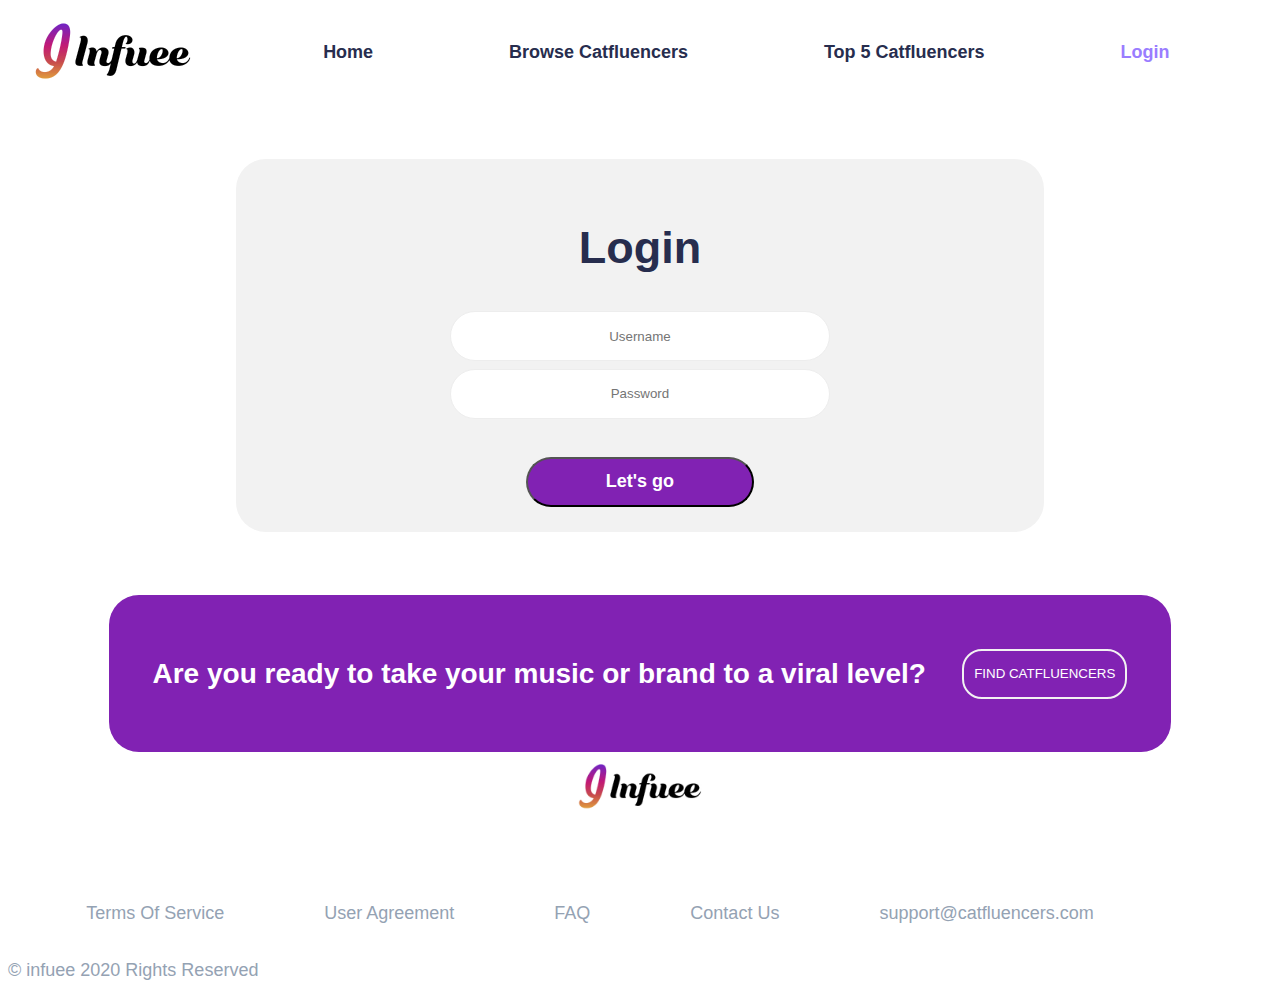
<file: index.html>
<!DOCTYPE html>
<html>
  <head>
    <meta charset="utf-8" />
    <meta name="viewport" content="device-width, initial-scale=1.0" />

    <link rel="stylesheet" href="style.css" />
    <title>LOGIN</title>
    <script type="text/javascript">
      function auth() {
        var usr = document.getElementById("username").value;
        var psswd = document.getElementById("pwd").value;

        if (usr == "admin" && psswd == "1234") {
          document.location.href = "home.html";
        } else {
          window.alert("Nom d'utilisateur ou Mot de passe incorrect");
        }
      }
      function linkBrowse() {
        document.location.href = "browsecatfluencers.html";
      }
      function linkTop5() {
        document.location.href = "top5catfluencers.html";
      }
      function linkHome() {
        document.location.href = "home.html";
      }
      function linkLogin() {
        document.location.href = "index.html";
      }
    </script>
  </head>

  <body>
    <div id="background">
      <img src="logo-1.png" id="logo1" alt="Logo" onclick="linkHome()" />
      <button class="button" onclick="linkHome()">Home</button>
      <button class="button" onclick="linkBrowse()">Browse Catfluencers</button>
      <button class="button" onclick="linkTop5()">Top 5 Catfluencers</button>
      <button id="active" class="button" onclick="linkLogin()">Login</button>
    </div>

    <div id="rectangle">
      <h2 id="login">Login</h2>
      <input type="text" placeholder="Username" id="username" required />

      <input
        type="password"
        placeholder="Password"
        name="password"
        id="pwd"
        required
      />
      <button id="login_button" onclick="auth()">Let's go</button>
    </div>

    <div id="bas">
      <div class="basShop">
        <h4 class="white">
          Are you ready to take your music or brand to a viral level?
        </h4>
        <button class="shopButton" onclick="linkBrowse()">
          FIND CATFLUENCERS
        </button>
      </div>

      <img src="logo-1.png" width="10%" />
      <div id="pied">
        <p class="pied2">Terms Of Service</p>
        <p class="pied2">User Agreement</p>
        <p class="pied2">FAQ</p>
        <p class="pied2">Contact Us</p>
        <p class="pied2">support@catfluencers.com</p>
      </div>
    </div>
    <div id="purplepixelIndex"></div>
    <div id="CopirightIndex"><p>© infuee 2020 Rights Reserved</p></div>
  </body>
</html>
</file>
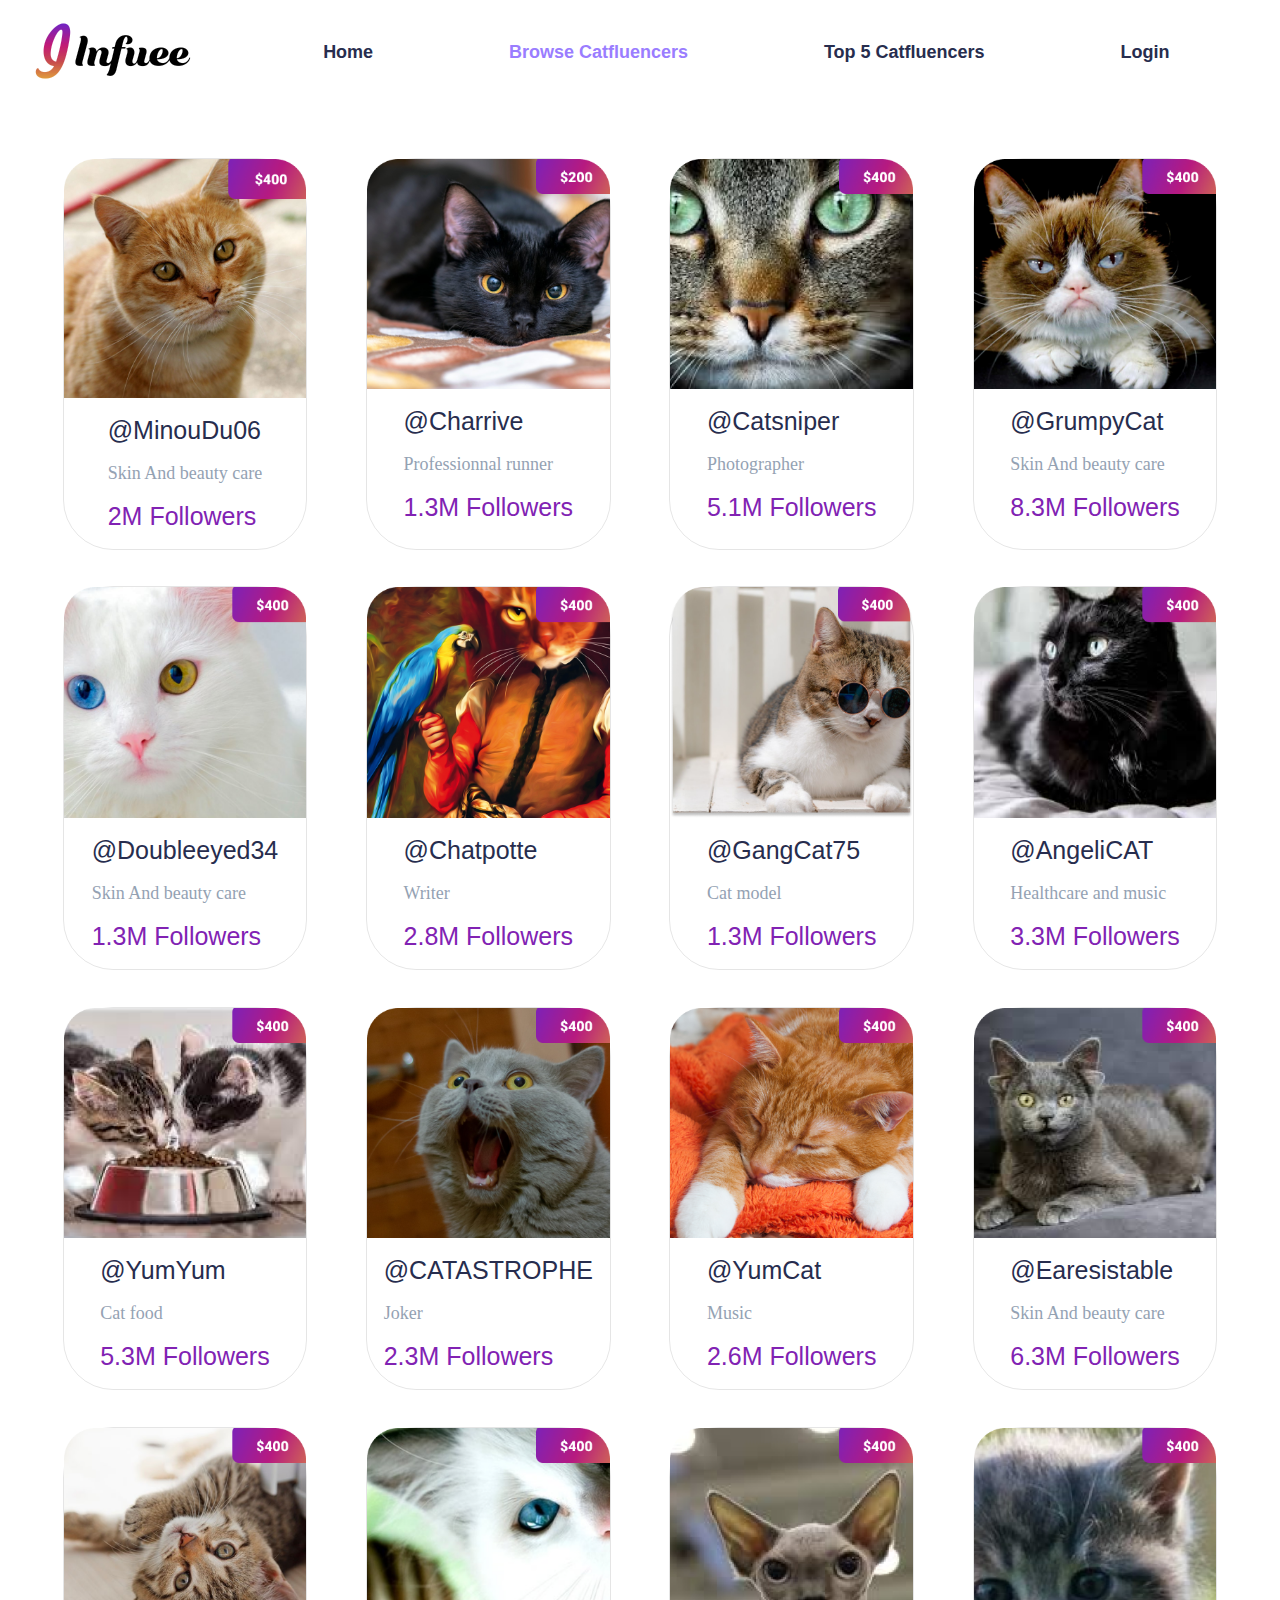
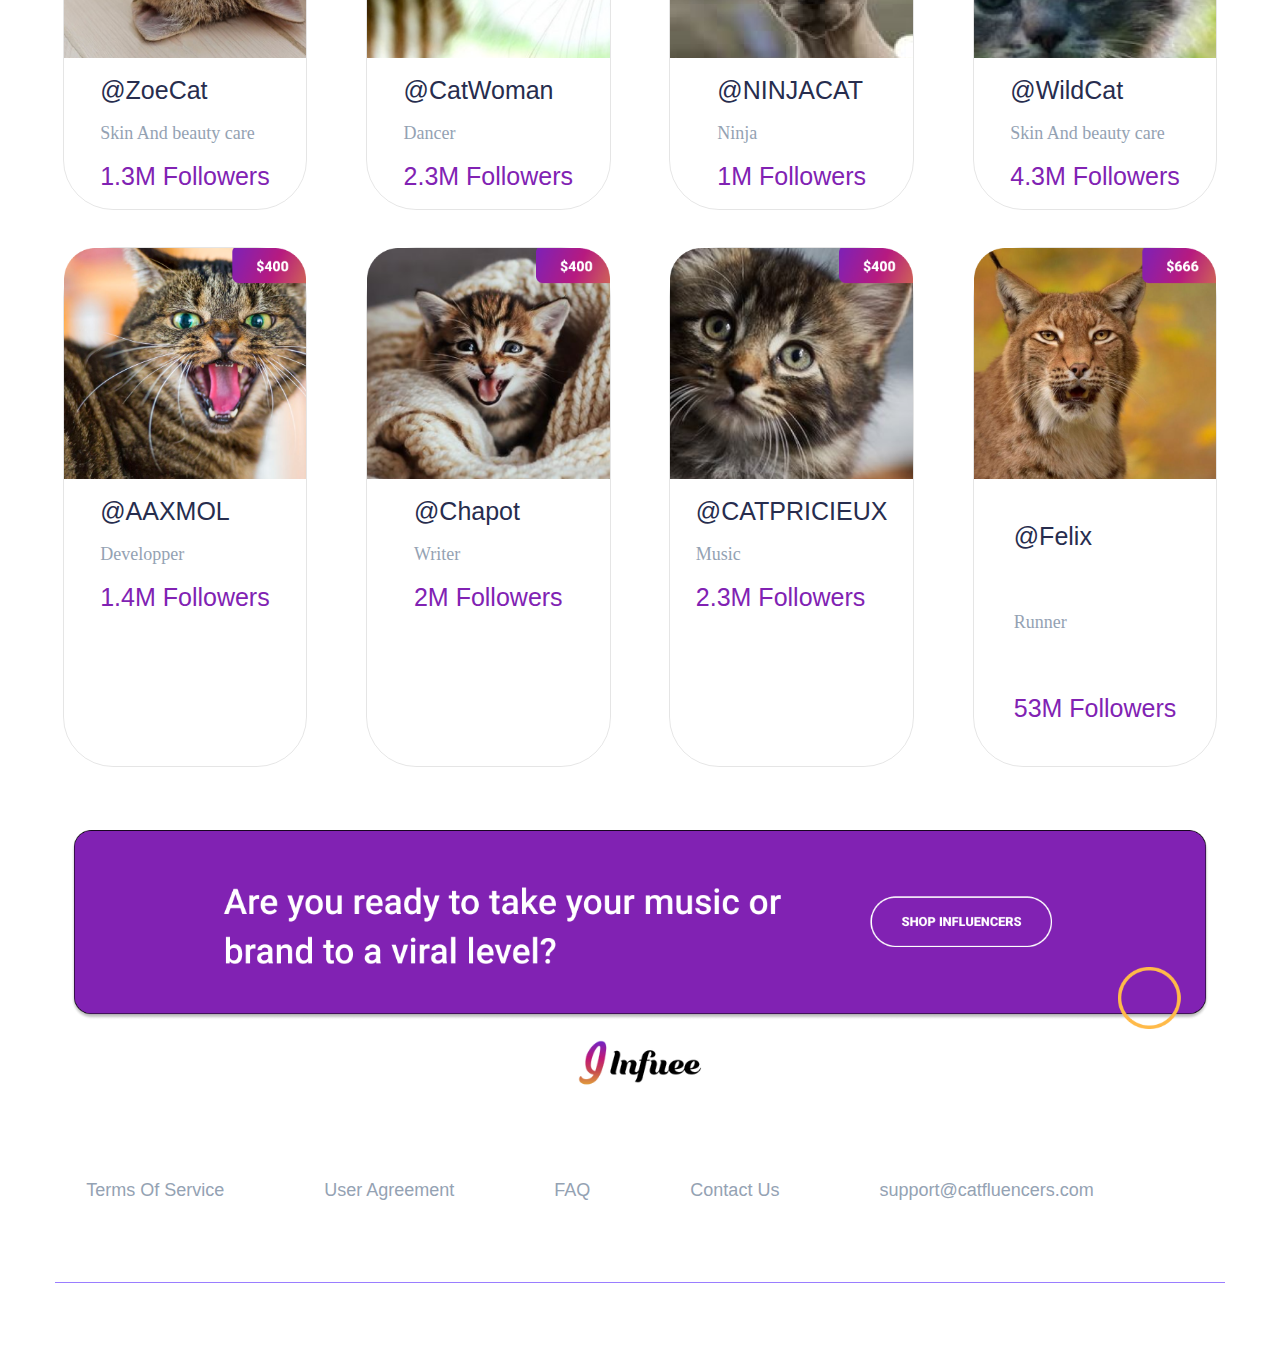
<file: browsecatfluencers.html>
<!DOCTYPE html>
<html>
  <head>
    <meta charset="utf-8" />
    <meta name="viewport" content="device-width, initial-scale=1.0" />

    <link rel="stylesheet" href="style.css" />
    <title>Browse influencers</title>
    <script type="text/javascript">
      function linkBrowse() {
        document.location.href = "browsecatfluencers.html";
      }
      function linkTop5() {
        document.location.href = "top5catfluencers.html";
      }
      function linkHome() {
        document.location.href = "home.html";
      }
      function linkLogin() {
        document.location.href = "index.html";
      }
    </script>
  </head>

  <body>
    <div id="background">
      <img src="logo-1.png" id="logo1" alt="Logo" onclick="linkHome()" />
      <button class="button" onclick="linkHome()">Home</button>
      <button id="active" class="button" onclick="linkBrowse()">
        Browse Catfluencers
      </button>
      <button class="button" onclick="linkTop5()">Top 5 Catfluencers</button>
      <button class="button" onclick="linkLogin()">Login</button>
    </div>

    <!-- Création ici d'un ensemble chat + infos -->
    <div id="catsLibrairy">
      <div class="contenant">
        <img class="tailleimg" src="BrowseCatsFluencers/Cat1.png" /><br />
        <div id="textes">
          <div class="texte_haut">@MinouDu06</div>
          <br />
          <div class="texte_milieu">Skin And beauty care</div>
          <br />
          <div class="texte_bas">2M Followers</div>
          <br />
        </div>
      </div>

      <div class="contenant">
        <img class="tailleimg" src="BrowseCatsFluencers/Cat2.png" /><br />
        <div id="textes">
          <div class="texte_haut">@Charrive</div>
          <br />
          <div class="texte_milieu">Professionnal runner</div>
          <br />
          <div class="texte_bas">1.3M Followers</div>
          <br />
        </div>
      </div>

      <div class="contenant">
        <img class="tailleimg" src="BrowseCatsFluencers/Cat3.png" /><br />
        <div id="textes">
          <div class="texte_haut">@Catsniper</div>
          <br />
          <div class="texte_milieu">Photographer</div>
          <br />
          <div class="texte_bas">5.1M Followers</div>
          <br />
        </div>
      </div>

      <div class="contenant">
        <img class="tailleimg" src="BrowseCatsFluencers/Cat4.png" /><br />
        <div id="textes">
          <div class="texte_haut">@GrumpyCat</div>
          <br />
          <div class="texte_milieu">Skin And beauty care</div>
          <br />
          <div class="texte_bas">8.3M Followers</div>
          <br />
        </div>
      </div>

      <div class="contenant">
        <img class="tailleimg" src="BrowseCatsFluencers/Cat5.png" /><br />
        <div id="textes">
          <div class="texte_haut">@Doubleeyed34</div>
          <br />
          <div class="texte_milieu">Skin And beauty care</div>
          <br />
          <div class="texte_bas">1.3M Followers</div>
          <br />
        </div>
      </div>

      <div class="contenant">
        <img class="tailleimg" src="BrowseCatsFluencers/Cat6.png" /><br />
        <div id="textes">
          <div class="texte_haut">@Chatpotte</div>
          <br />
          <div class="texte_milieu">Writer</div>
          <br />
          <div class="texte_bas">2.8M Followers</div>
          <br />
        </div>
      </div>

      <div class="contenant">
        <img class="tailleimg" src="BrowseCatsFluencers/Cat7.png" /><br />
        <div id="textes">
          <div class="texte_haut">@GangCat75</div>
          <br />
          <div class="texte_milieu">Cat model</div>
          <br />
          <div class="texte_bas">1.3M Followers</div>
          <br />
        </div>
      </div>

      <div class="contenant">
        <img class="tailleimg" src="BrowseCatsFluencers/Cat8.png" /><br />
        <div id="textes">
          <div class="texte_haut">@AngeliCAT</div>
          <br />
          <div class="texte_milieu">Healthcare and music</div>
          <br />
          <div class="texte_bas">3.3M Followers</div>
          <br />
        </div>
      </div>

      <div class="contenant">
        <img class="tailleimg" src="BrowseCatsFluencers/Cat9.png" /><br />
        <div id="textes">
          <div class="texte_haut">@YumYum</div>
          <br />
          <div class="texte_milieu">Cat food</div>
          <br />
          <div class="texte_bas">5.3M Followers</div>
          <br />
        </div>
      </div>
      <div class="contenant">
        <img class="tailleimg" src="BrowseCatsFluencers/Cat10.png" /><br />
        <div id="textes">
          <div class="texte_haut">@CATASTROPHE</div>
          <br />
          <div class="texte_milieu">Joker</div>
          <br />
          <div class="texte_bas">2.3M Followers</div>
          <br />
        </div>
      </div>
      <div class="contenant">
        <img class="tailleimg" src="BrowseCatsFluencers/Cat11.png" /><br />
        <div id="textes">
          <div class="texte_haut">@YumCat</div>
          <br />
          <div class="texte_milieu">Music</div>
          <br />
          <div class="texte_bas">2.6M Followers</div>
          <br />
        </div>
      </div>
      <div class="contenant">
        <img class="tailleimg" src="BrowseCatsFluencers/Cat12.png" /><br />
        <div id="textes">
          <div class="texte_haut">@Earesistable</div>
          <br />
          <div class="texte_milieu">Skin And beauty care</div>
          <br />
          <div class="texte_bas">6.3M Followers</div>
          <br />
        </div>
      </div>
      <div class="contenant">
        <img class="tailleimg" src="BrowseCatsFluencers/Cat13.png" /><br />
        <div id="textes">
          <div class="texte_haut">@ZoeCat</div>
          <br />
          <div class="texte_milieu">Skin And beauty care</div>
          <br />
          <div class="texte_bas">1.3M Followers</div>
          <br />
        </div>
      </div>
      <div class="contenant">
        <img class="tailleimg" src="BrowseCatsFluencers/Cat14.png" /><br />
        <div id="textes">
          <div class="texte_haut">@CatWoman</div>
          <br />
          <div class="texte_milieu">Dancer</div>
          <br />
          <div class="texte_bas">2.3M Followers</div>
          <br />
        </div>
      </div>
      <div class="contenant">
        <img class="tailleimg" src="BrowseCatsFluencers/Cat15.png" /><br />
        <div id="textes">
          <div class="texte_haut">@NINJACAT</div>
          <br />
          <div class="texte_milieu">Ninja</div>
          <br />
          <div class="texte_bas">1M Followers</div>
          <br />
        </div>
      </div>
      <div class="contenant">
        <img class="tailleimg" src="BrowseCatsFluencers/Cat16.png" /><br />
        <div id="textes">
          <div class="texte_haut">@WildCat</div>
          <br />
          <div class="texte_milieu">Skin And beauty care</div>
          <br />
          <div class="texte_bas">4.3M Followers</div>
          <br />
        </div>
      </div>
      <div class="contenant">
        <img class="tailleimg" src="BrowseCatsFluencers/Cat17.png" /><br />
        <div id="textes">
          <div class="texte_haut">@AAXMOL</div>
          <br />
          <div class="texte_milieu">Developper</div>
          <br />
          <div class="texte_bas">1.4M Followers</div>
          <br />
        </div>
      </div>
      <div class="contenant">
        <img class="tailleimg" src="BrowseCatsFluencers/Cat18.png" /><br />
        <div id="textes">
          <div class="texte_haut">@Chapot</div>
          <br />
          <div class="texte_milieu">Writer</div>
          <br />
          <div class="texte_bas">2M Followers</div>
          <br />
        </div>
      </div>
      <div class="contenant">
        <img class="tailleimg" src="BrowseCatsFluencers/Cat19.png" /><br />
        <div id="textes">
          <div class="texte_haut">@CATPRICIEUX</div>
          <br />
          <div class="texte_milieu">Music</div>
          <br />
          <div class="texte_bas">2.3M Followers</div>
          <br />
        </div>
      </div>
      <div class="contenant">
        <img class="tailleimg" src="BrowseCatsFluencers/Cat20.png" /><br />
        <div>
          <p class="texte_haut">@Felix</p>
          <br />
          <p class="texte_milieu">Runner</p>
          <br />
          <p class="texte_bas">53M Followers</p>
          <br />
        </div>
      </div>
    </div>

    <div id="bas">
      <img src="Cats/bas.png" width="90%" />
      <img src="logo-1.png" width="10%" />
      <div id="pied">
        <p class="pied2">Terms Of Service</p>
        <p class="pied2">User Agreement</p>
        <p class="pied2">FAQ</p>
        <p class="pied2">Contact Us</p>
        <p class="pied2">support@catfluencers.com</p>
      </div>
      <img id="barre" src="Top5CatFluenceurs/2.png"
    </div>
  </body>
</html>
</file>
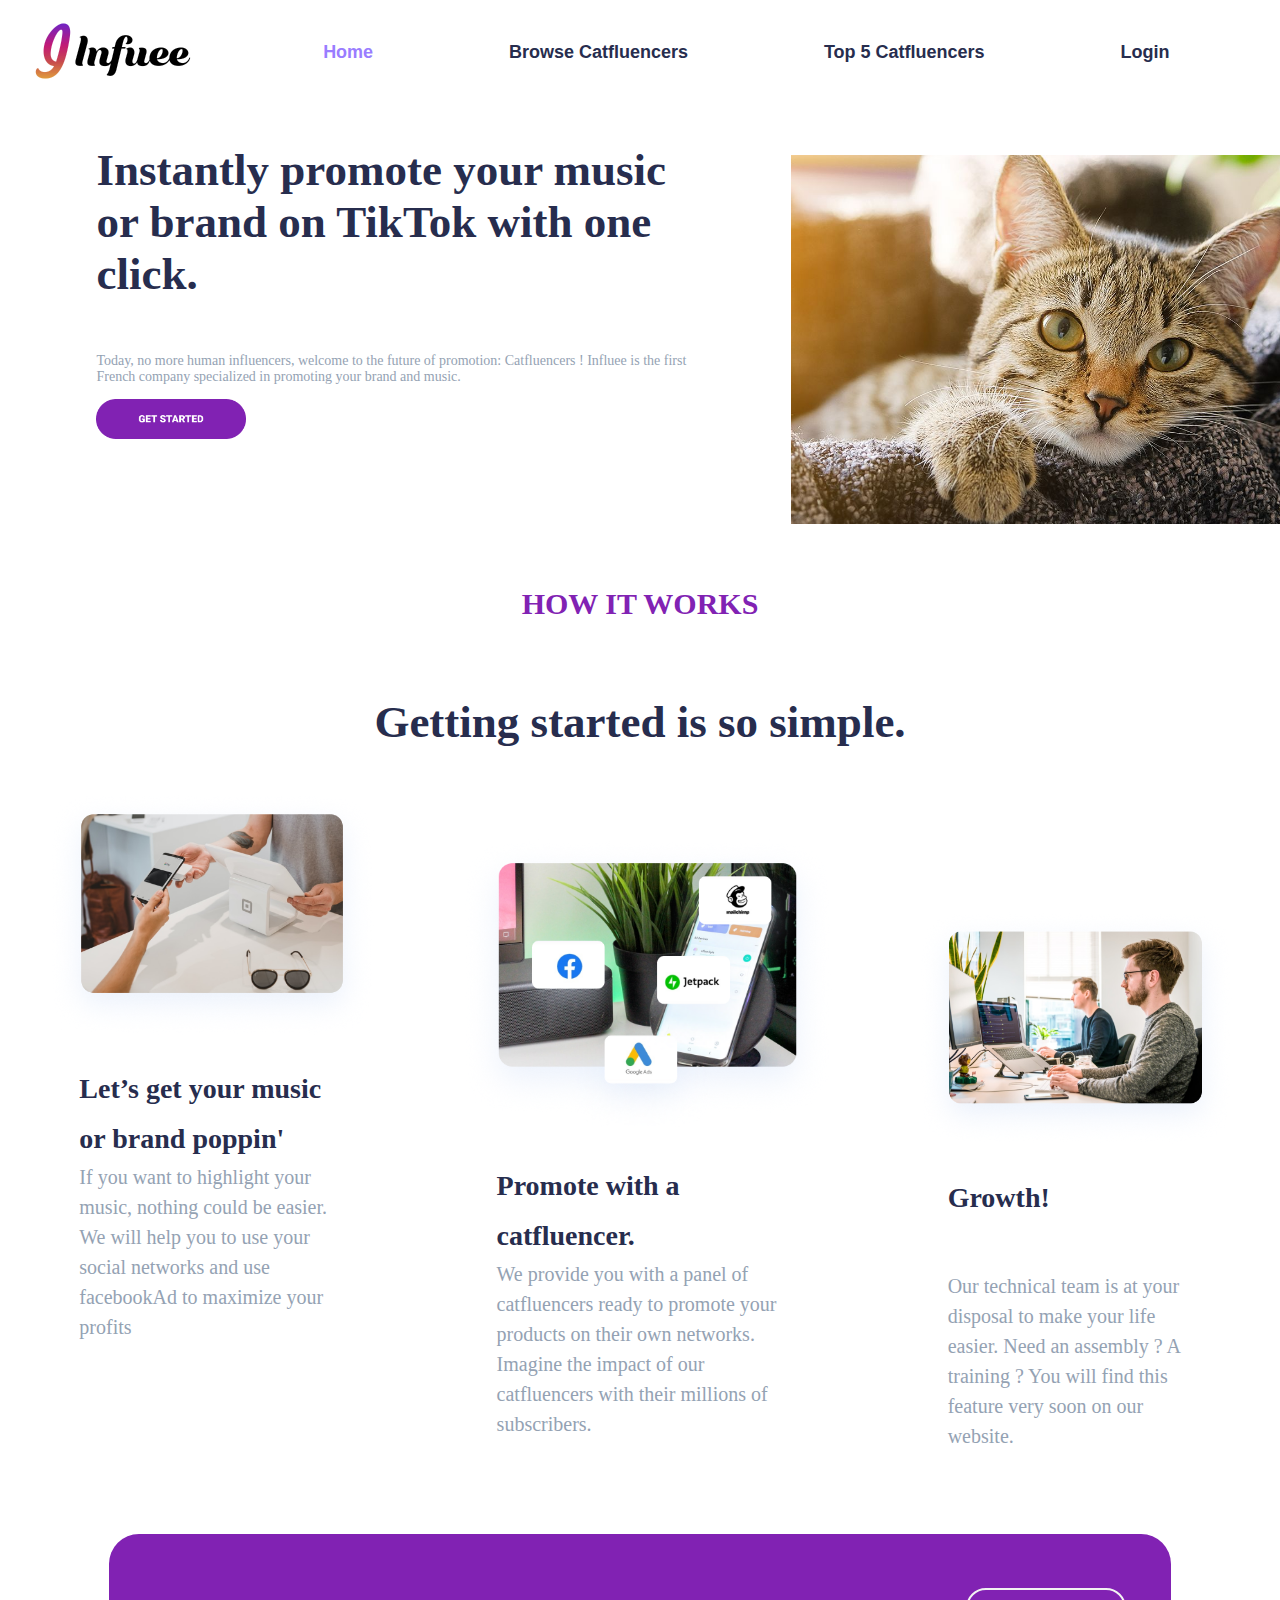
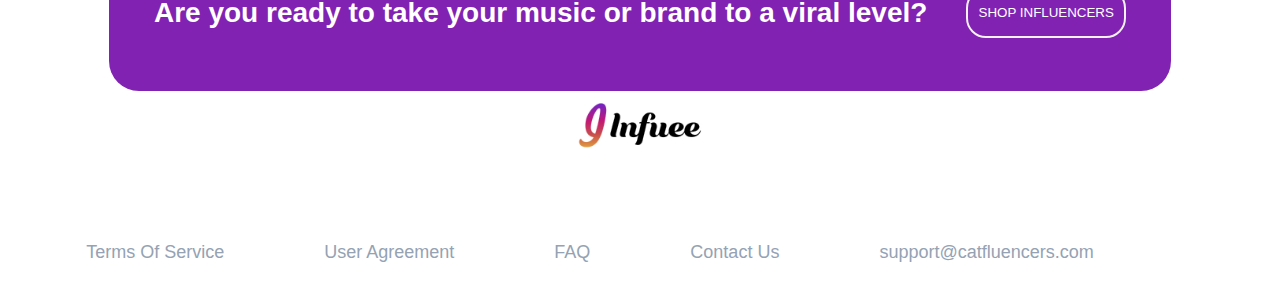
<file: home.html>
<!DOCTYPE html>
<html>
  <head>
    <meta charset="utf-8" />
    <meta name="viewport" content="device-width, initial-scale=1.0" />

    <link rel="stylesheet" href="style.css" />
    <title>Home page</title>
    <script type="text/javascript">
      function linkBrowse() {
        document.location.href = "browsecatfluencers.html";
      }
      function linkTop5() {
        document.location.href = "top5catfluencers.html";
      }
      function linkHome() {
        document.location.href = "home.html";
      }
      function linkLogin() {
        document.location.href = "index.html";
      }
    </script>
  </head>

  <body>
    <div id="background">
      <img src="logo-1.png" id="logo1" alt="Logo" onclick="linkHome()" />
      <button id="active" class="button" onclick="linkHome()">Home</button>
      <button class="button" onclick="linkBrowse()">Browse Catfluencers</button>
      <button class="button" onclick="linkTop5()">Top 5 Catfluencers</button>
      <button class="button" onclick="linkLogin()">Login</button>
    </div>

    <div class="AlignementHorizontal">
      <div class="AlignementVertical">
        <p id="titre" class="police">
          Instantly promote your music or brand on TikTok with one click.
        </p>
        <p class="soustitre">
          Today, no more human influencers, welcome to the future of promotion:
          Catfluencers ! Influee is the first French company specialized in
          promoting your brand and music.
        </p>
        <a href="browsecatfluencers.html"
          ><img src="Cats/buttonGetStarted.png" width="25%"
        /></a>
      </div>
      <img src="Cats/cat_home.jpg" id="catHome" />
    </div>
    <div class="centre">
      <p class="police2">HOW IT WORKS</p>
      <p class="police">Getting started is so simple.</p>
    </div>

    <div class="AlignementHorizontal2">
      <div class="box">
        <img class="photo" src="Cats/photo1.png" />
        <p class="text1photo">Let’s get your music or brand poppin'</p>
        <p class="text2photo">
          If you want to highlight your music, nothing could be easier. We will
          help you to use your social networks and use facebookAd to maximize
          your profits
        </p>
      </div>
      <div class="box">
        <img class="photo" id="espacephoto1" src="Cats/photo2.png" />
        <p class="text1photo">Promote with a catfluencer.</p>
        <p class="text2photo">
          We provide you with a panel of catfluencers ready to promote your
          products on their own networks. Imagine the impact of our catfluencers
          with their millions of subscribers.
        </p>
      </div>
      <div class="box">
        <img class="photo" id="espacephoto2" src="Cats/photo3.png" />
        <p class="text1photo">Growth!</p>
        <p class="text2photo">
          Our technical team is at your disposal to make your life easier. Need
          an assembly ? A training ? You will find this feature very soon on our
          website.
        </p>
      </div>
    </div>

    <div id="bas">
      <div class="basShop">
        <h4 class="white">
          Are you ready to take your music or brand to a viral level?
        </h4>
        <button class="shopButton" onclick="linkBrowse()">
          SHOP INFLUENCERS
        </button>
      </div>

      <img src="logo-1.png" width="10%" />
      <div id="pied">
        <p class="pied2">Terms Of Service</p>
        <p class="pied2">User Agreement</p>
        <p class="pied2">FAQ</p>
        <p class="pied2">Contact Us</p>
        <p class="pied2">support@catfluencers.com</p>
      </div>
    </div>
  </body>
</html>
</file>
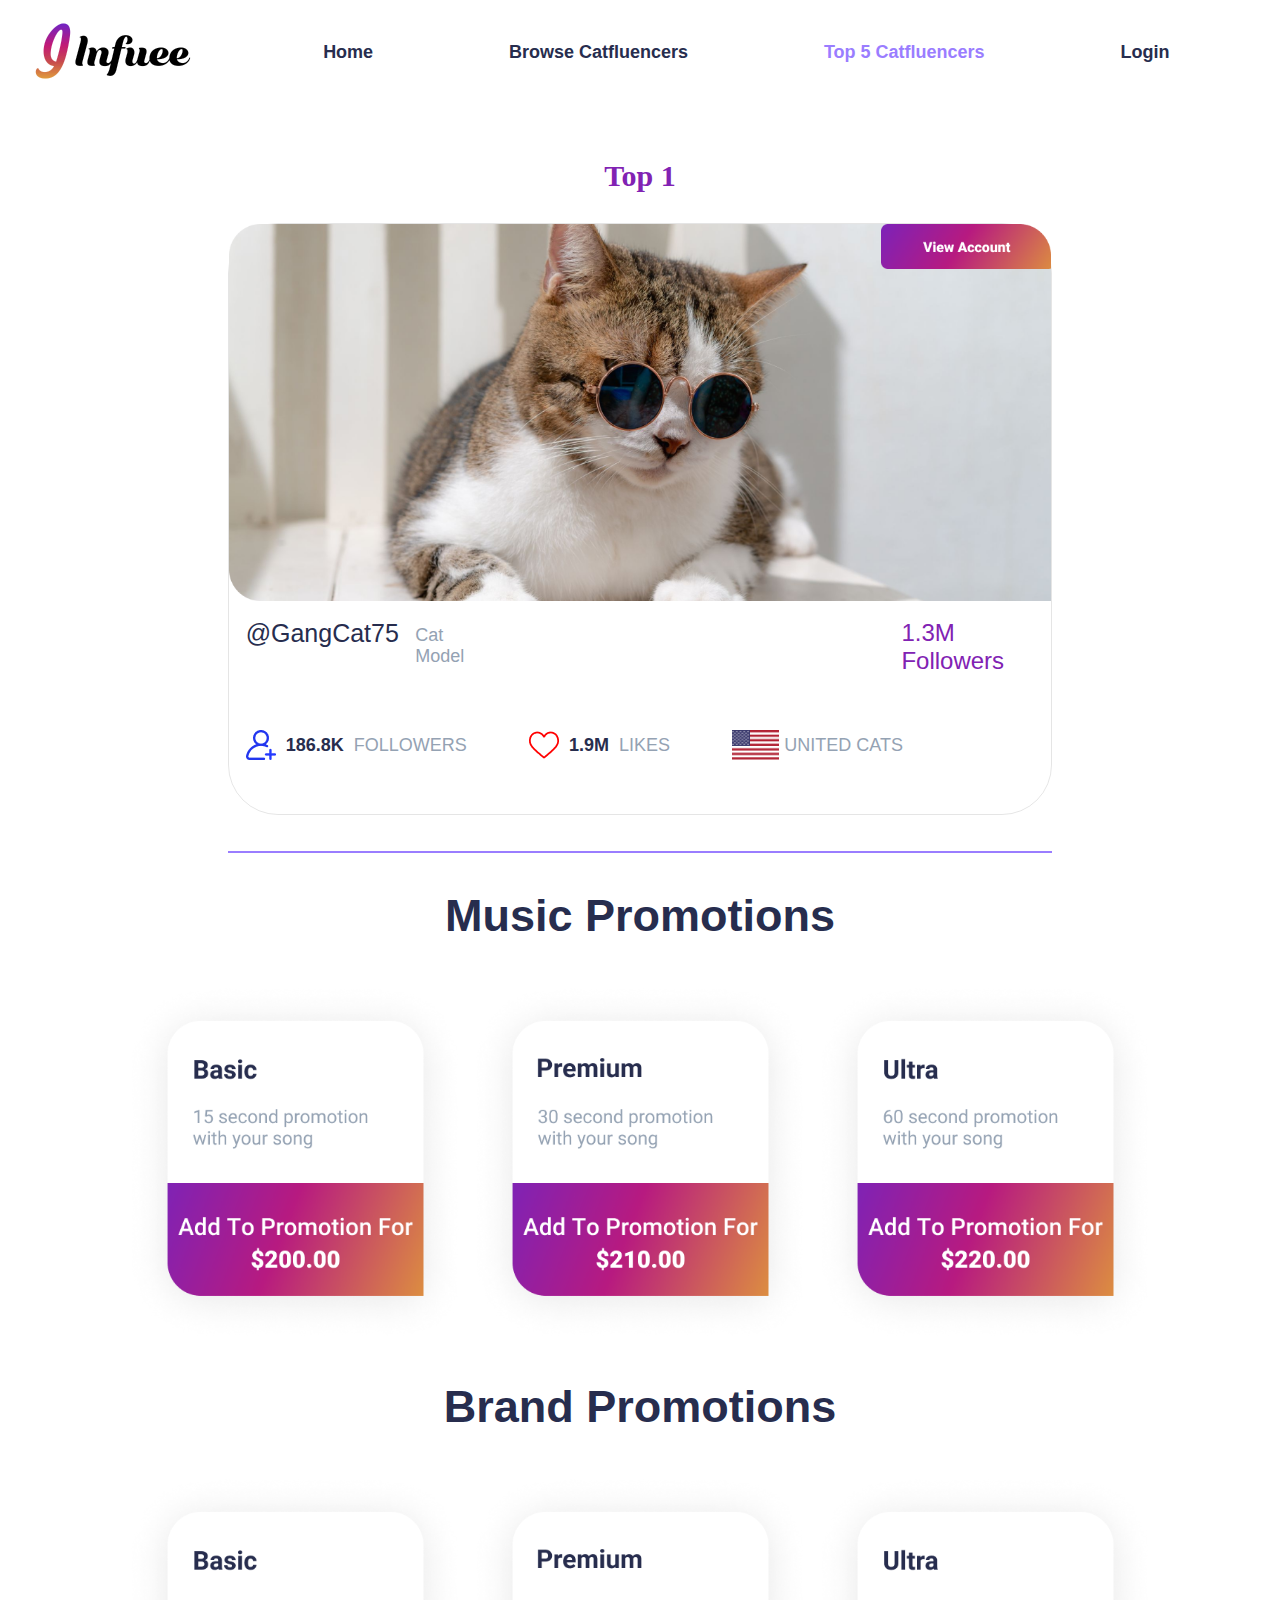
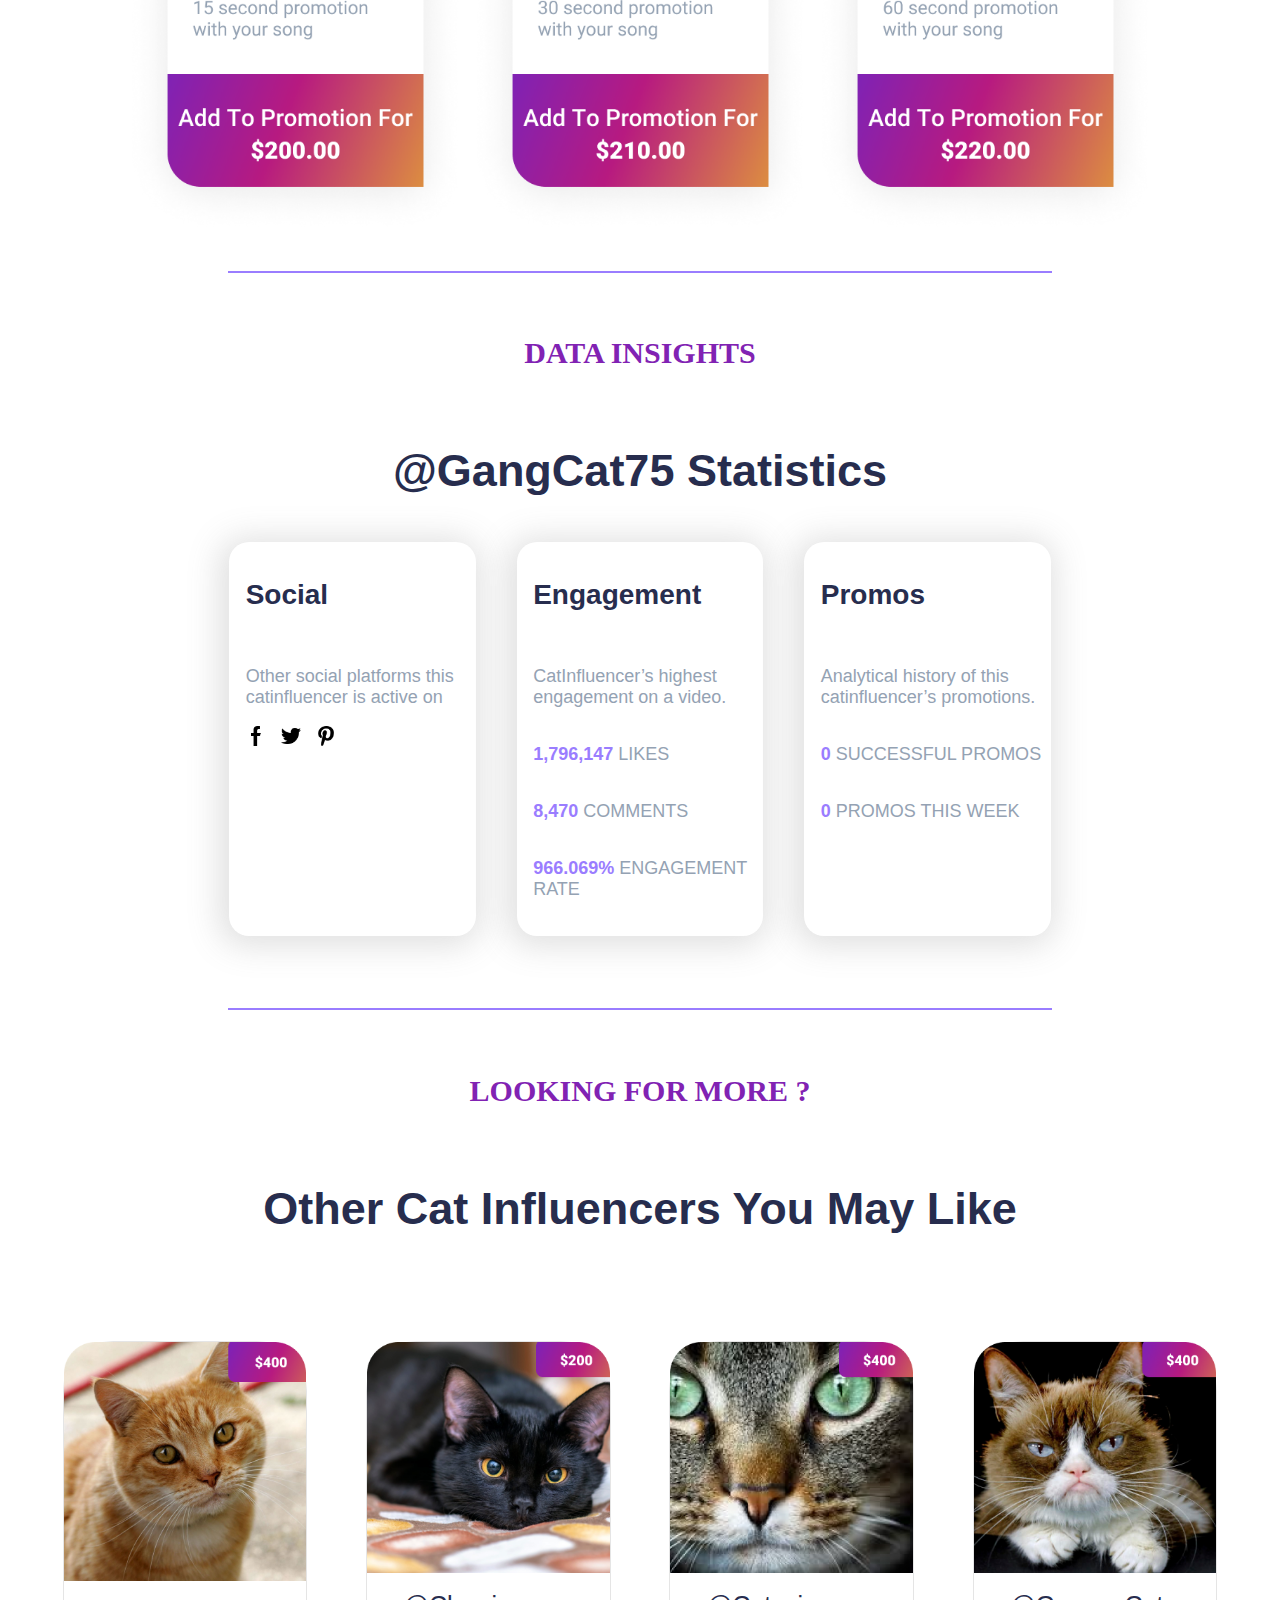
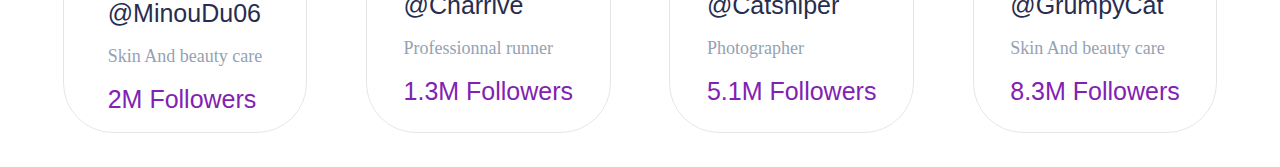
<file: top5catfluencers.html>
<!DOCTYPE html>
<html>
  <head>
    <meta charset="utf-8" />
    <meta name="viewport" content="device-width, initial-scale=1.0" />

    <link rel="stylesheet" href="style.css" />
    <title>Top 5 Catfluencers</title>
    <script type="text/javascript">
      function linkBrowse() {
        document.location.href = "browsecatfluencers.html";
      }
      function linkTop5() {
        document.location.href = "top5catfluencers.html";
      }
      function linkHome() {
        document.location.href = "home.html";
      }
      function linkLogin() {
        document.location.href = "index.html";
      }
    </script>
  </head>

  <!-- Ici nous avons simplement montré notre capacité à créer simplement et rapidement des pages statiques avec des images à partir d'un mockups que nous avons réalisé sur figma -->

  <!-- De plus, nous avons ici essayé de bien ordonner nos divs afin d'optimiser au mieux nos ligne de code et que cela soit le plus simple possible à lire -->

  <body>
    <div id="background">
      <img src="logo-1.png" id="logo1" alt="Logo" onclick="linkHome()" />
      <button class="button" onclick="linkHome()">Home</button>
      <button class="button" onclick="linkBrowse()">Browse Catfluencers</button>
      <button id="active" class="button" onclick="linkTop5()">
        Top 5 Catfluencers
      </button>
      <button class="button" onclick="linkLogin()">Login</button>
    </div>

    <div id="topLibrairy">
      <p class="police2">Top 1</p>
      <div class="contenant2">
        <img class="tailleimg" src="BrowseCatsFluencers/GrosCat.png" /><br />
        <div id="textes">
          <div class="AlignementHorizontal2">
            <div class="texte_haut" style="margin-left: 2%">@GangCat75</div>
            <div class="texte_hautG">Cat Model</div>
            <div class="texte_hautD">1.3M Followers</div>
          </div>
          <br />
        </div>
        <div class="chiffresCles">
          <div class="chiffre">
            <img
              class="iconChiffres"
              src="BrowseCatsFluencers/followers.png"
              alt=""
            />
            <h6>&nbsp 186.8K &nbsp</h6>
            <p>FOLLOWERS</p>
          </div>
          <br />
          <div class="chiffre">
            <img
              class="iconChiffres"
              src="BrowseCatsFluencers/likes.png"
              alt=""
            />
            <h6>&nbsp 1.9M &nbsp</h6>
            <p>LIKES</p>
          </div>
          <br />
          <div class="chiffre">
            <img
              class="iconChiffres"
              src="BrowseCatsFluencers/usaFlag.png"
              alt=""
            />
            <h6>&nbsp</h6>
            <p>UNITED CATS</p>
          </div>
        </div>
      </div>

      <br />
      <br />
      <div class="lineViolette"></div>

      <h2>Music Promotions</h2>
      <div class="promotions">
        <img
          class="promotionsImg"
          src="BrowseCatsFluencers/basicMusic.png"
          alt=""
        />
        <img
          class="promotionsImg"
          src="BrowseCatsFluencers/premiumMusic.png"
          alt=""
        />
        <img
          class="promotionsImg"
          src="BrowseCatsFluencers/ultraMusic.png"
          alt=""
        />
      </div>

      <h2>Brand Promotions</h2>
      <div class="promotions">
        <img
          class="promotionsImg"
          src="BrowseCatsFluencers/basicMusic.png"
          alt=""
        />
        <img
          class="promotionsImg"
          src="BrowseCatsFluencers/premiumMusic.png"
          alt=""
        />
        <img
          class="promotionsImg"
          src="BrowseCatsFluencers/ultraMusic.png"
          alt=""
        />
      </div>

      <br />
      <br />
      <div class="lineViolette"></div>

      <p class="police2">DATA INSIGHTS</p>
      <h3>@GangCat75 Statistics</h3>

      <div id="tiles">
        <div class="dataContent">
          <h4>Social</h4>
          <p>Other social platforms this catinfluencer is active on</p>
          <div class="reseaux">
            <img
              class="iconReseau"
              src="BrowseCatsFluencers/facebook.png"
              alt=""
            />
            <h6>&nbsp &nbsp</h6>

            <img
              class="iconReseau"
              src="BrowseCatsFluencers/twitter.png"
              alt=""
            />
            <h6>&nbsp &nbsp</h6>

            <img
              class="iconReseau"
              src="BrowseCatsFluencers/pinterest.png"
              alt=""
            />
          </div>
        </div>

        <div class="dataContent">
          <h4>Engagement</h4>
          <p>CatInfluencer’s highest engagement on a video.</p>
          <p><b>1,796,147 </b>LIKES</p>
          <p><b>8,470</b> COMMENTS</p>
          <p><b>966.069%</b> ENGAGEMENT RATE</p>
          <br />
        </div>

        <div class="dataContent">
          <h4>Promos</h4>
          <p>Analytical history of this catinfluencer’s promotions.</p>
          <p><b>0 </b>SUCCESSFUL PROMOS</p>
          <p><b>0</b> PROMOS THIS WEEK</p>
          <br />
        </div>
      </div>

      <br />
      <br />
      <br />
      <br />
      <div class="lineViolette"></div>

      <p class="police2">LOOKING FOR MORE ?</p>
      <h3>Other Cat Influencers You May Like</h3>

      <div id="catsLibrairy">
        <div class="contenant">
          <img class="tailleimg" src="BrowseCatsFluencers/Cat1.png" /><br />
          <div id="textes">
            <div class="texte_haut">@MinouDu06</div>
            <br />
            <div class="texte_milieu">Skin And beauty care</div>
            <br />
            <div class="texte_bas">2M Followers</div>
            <br />
          </div>
        </div>

        <div class="contenant">
          <img class="tailleimg" src="BrowseCatsFluencers/Cat2.png" /><br />
          <div id="textes">
            <div class="texte_haut">@Charrive</div>
            <br />
            <div class="texte_milieu">Professionnal runner</div>
            <br />
            <div class="texte_bas">1.3M Followers</div>
            <br />
          </div>
        </div>

        <div class="contenant">
          <img class="tailleimg" src="BrowseCatsFluencers/Cat3.png" /><br />
          <div id="textes">
            <div class="texte_haut">@Catsniper</div>
            <br />
            <div class="texte_milieu">Photographer</div>
            <br />
            <div class="texte_bas">5.1M Followers</div>
            <br />
          </div>
        </div>

        <div class="contenant">
          <img class="tailleimg" src="BrowseCatsFluencers/Cat4.png" /><br />
          <div id="textes">
            <div class="texte_haut">@GrumpyCat</div>
            <br />
            <div class="texte_milieu">Skin And beauty care</div>
            <br />
            <div class="texte_bas">8.3M Followers</div>
            <br />
          </div>
        </div>
      </div>
    </div>
  </body>
</html>
</file>
<file: style.css>
/*-----------------------------------home---------------------------------------------------------------*/

#background {
  display: flex;
  flex-direction: row;
  align-items: center;
  margin-left: 2%;
}

.button {
  font-family: Arial, Helvetica, sans-serif;
  font-style: normal;
  font-weight: 800;
  font-size: 18px;
  line-height: 25px;
  color: #272d4e;
  background: none;
  border: none;
  margin-left: 10%;
}

.basShop {
  background-color: #8122b3;
  padding: 2%;
  border-radius: 30px;
  width: 80%;
  display: flex;
  flex-direction: row;
  justify-content: space-around;
  align-items: center;
}

.white {
  color: #ffffff;
}

.shopButton {
  color: #ffffff;
  background-color: #8122b3;
  border: #f2f2f2 solid 2px;
  border-radius: 20px;
  padding: 1%;
  height: 50px;
}

.shopButton:hover {
  background-color: #ba3bff;
}

#active {
  color: #9a7dff;
}

.Cats {
  display: flex;
  width: 100%;
  height: auto;
  flex-direction: column;
  align-items: center;
  margin-top: 4%;
}

#barre {
  margin-top: 5%;
  margin-bottom: 5%;
}

#FirstCats {
  display: flex;
  flex-direction: row;
  margin-left: 16.7%;
}

.taille1 {
  width: 65%;
  height: auto;
}

.taille2 {
  width: 75%;
  height: auto;
}

.LOL {
  width: 16.5%;
  height: auto;
  margin-left: -1.5%;
}

.Espace {
  margin-bottom: 4%;
}

/* Page Home CSS */
.AlignementHorizontal {
  display: flex;
  flex-direction: row;
  margin-left: 7%;
}

.AlignementVertical {
  display: flex;
  flex-direction: column;
}

#titre {
  display: flex;
  width: 600px;
  height: 150px;
  margin-top: 8%;
}

.centre {
  display: flex;
  flex-direction: column;
  align-items: center;
}

.police {
  font-family: "Avenir";
  font-style: normal;
  font-weight: 800;
  font-size: 45px;
  color: #272d4e;
}

.police2 {
  margin-top: 5%;
  font-family: "Avenir";
  font-style: normal;
  font-weight: 900;
  font-size: 30px;
  color: #8122b3;
}

#catHome {
  display: flex;
  width: 45%;
  height: auto;
  margin-top: 5%;
  margin-left: 8%;
}

.soustitre {
  display: flex;
  justify-content: center;
  font-family: "Roboto";
  font-style: normal;
  font-weight: 400;
  font-size: 14px;
  color: #94a2b3;
}

.box {
  display: flex;
  flex-direction: column;
  align-items: center;
}

.photo {
  width: 80%;
  height: auto;
}

.text1photo {
  width: 65%;
  height: 50px;
  font-family: "Avenir";
  font-style: normal;
  font-weight: 900;
  font-size: 28px;
  line-height: 50px;
  color: #272d4e;
}

.text2photo {
  width: 65%;
  height: auto;
  font-family: "Roboto";
  font-style: normal;
  font-weight: 400;
  font-size: 20px;
  line-height: 30px;
  color: #94a2b3;
}

#espacephoto1 {
  margin-top: 10%;
}

#espacephoto2 {
  margin-top: 30%;
}

.AlignementHorizontal2 {
  display: flex;
  flex-direction: row;
}

#bas {
  display: flex;
  flex-direction: column;
  margin-top: 5%;
  align-items: center;
}
#pied {
  display: flex;
  flex-direction: row;
  margin-top: 5%;
}

.pied2 {
  margin-right: 100px;
}

/*---------------------------- Page BrowseCatFluencers ---------------------------------------*/

#catsLibrairy {
  margin: 2%;
  display: flex;
  flex-direction: row;
  flex-wrap: wrap;
  justify-content: space-around;
}
.contenant {
  display: flex;
  flex-direction: column;
  align-items: center;
  border: solid rgba(0, 0, 0, 0.1) 1px;
  border-radius: 50px;
  width: 20%;
  margin-top: 3%;
}

.tailleimg {
  width: 100%;
}

.texte_haut {
  font-family: Arial, Helvetica, sans-serif;
  font-style: normal;
  font-weight: 500;
  font-size: 25px;
  color: #272d4e;
}

.texte_milieu {
  font-family: "Avenir";
  font-style: normal;
  font-weight: 400;
  font-size: 18px;

  color: #94a2b3;
}

.texte_bas {
  font-family: Arial, Helvetica, sans-serif;
  font-style: normal;
  font-weight: 500;
  font-size: 25px;

  color: #8122b3;
}

/* Page TOP 5 -------------------------------------------------------------------------------------*/

.contenant2 {
  display: flex;
  flex-direction: column;
  align-items: left;
  border: solid rgba(0, 0, 0, 0.1) 1px;
  border-radius: 50px;
  width: 65%;
}
#topLibrairy {
  display: flex;
  align-items: center;
  flex-direction: column;
  flex-wrap: wrap;
  justify-content: space-around;
}

.texte_hautG {
  font-family: Arial, Helvetica, sans-serif;
  font-style: normal;
  font-weight: 400;
  font-size: 18px;
  color: #94a2b3;
  padding-top: 0.75%;
  margin-left: 2%;
}

.texte_hautD {
  font-family: Arial, Helvetica, sans-serif;
  font-style: normal;
  font-weight: 500;
  font-size: 24px;
  margin-left: 50%;
  color: #8122b3;
}

.chiffresCles {
  display: flex;
  flex-direction: row;
  width: 80%;
  justify-content: space-between;
  margin-left: 2%;
  margin-bottom: 2%;
}

.chiffre {
  display: flex;
  flex-direction: row;
  align-items: center;
}

h6 {
  font-family: Arial, Helvetica, sans-serif;
  font-style: normal;
  font-weight: 600;
  font-size: 18px;
  color: #272d4e;
}

p {
  font-family: Arial, Helvetica, sans-serif;
  font-style: normal;
  font-weight: 500;
  font-size: 18px;
  color: #272d4e;
}

.iconChiffres {
  height: 30px;
  width: auto;
}

.lineViolette {
  height: 0px;
  width: 65%;
  border: solid 0.5px #9a7dff;
}

h2 {
  font-family: Arial, Helvetica, sans-serif;
  font-style: normal;
  font-weight: 900;
  font-size: 45px;
  color: #272d4e;
}

.promotions {
  display: flex;
  flex-direction: row;
  justify-content: space-between;
}

.promotionsImg {
  width: 345px;
  height: auto;
}

h3 {
  font-family: Arial, Helvetica, sans-serif;
  font-style: normal;
  font-weight: 900;
  font-size: 45px;
  color: #272d4e;
}

.dataContent {
  display: flex;
  flex-direction: column;
  justify-content: left;
  padding-left: 2%;
  width: 28%;
  box-shadow: -0.2em 0.2em 2em 0.4em rgba(112, 112, 112, 0.216);
  border-radius: 20px;
  background-color: #ffffff;
}

h4 {
  font-family: Arial, Helvetica, sans-serif;
  font-style: normal;
  font-weight: 900;
  font-size: 28px;
  color: #272d4e;
}

p {
  font-family: Arial, Helvetica, sans-serif;
  font-style: normal;
  font-weight: 500;
  font-size: 18px;
  color: #94a2b3;
}

.iconReseau {
  width: 20px;
  height: 20px;
}

.reseaux {
  display: flex;
  flex-direction: row;
}

b {
  color: #9a7dff;
}

#tiles {
  display: flex;
  flex-direction: row;
  justify-content: space-between;
  width: 65%;
}

/*-----------------------------------index---------------------------------------------------------------*/

#rectangle {
  margin-left: 18%;
  margin-top: 5%;
  display: flex;
  flex-direction: column;
  justify-content: center;
  align-items: center;
  background: #f2f2f2;
  border-radius: 30px;
  padding: 2%;
  width: 60%;
}

#username {
  width: 50%;
  height: 50px;
  background: #ffffff;
  border: 1px solid #ededed;
  box-sizing: border-box;
  border-radius: 60px;
  text-align: center;
  margin-bottom: 1%;
}

#pwd {
  width: 50%;
  height: 50px;
  background: #ffffff;
  border: 1px solid #ededed;
  box-sizing: border-box;
  border-radius: 60px;
  text-align: center;
  margin-bottom: 5%;
}

#login_button {
  width: 30%;
  height: 50px;

  background: #8122b3;
  border-radius: 60px;

  font-family: Arial, Helvetica, sans-serif;
  font-style: normal;
  color: #ffffff;
  font-weight: 900;
  font-size: 18px;
  line-height: 21px;
}

#login_button:hover {
  background: #a62ce8;
}
</file>
